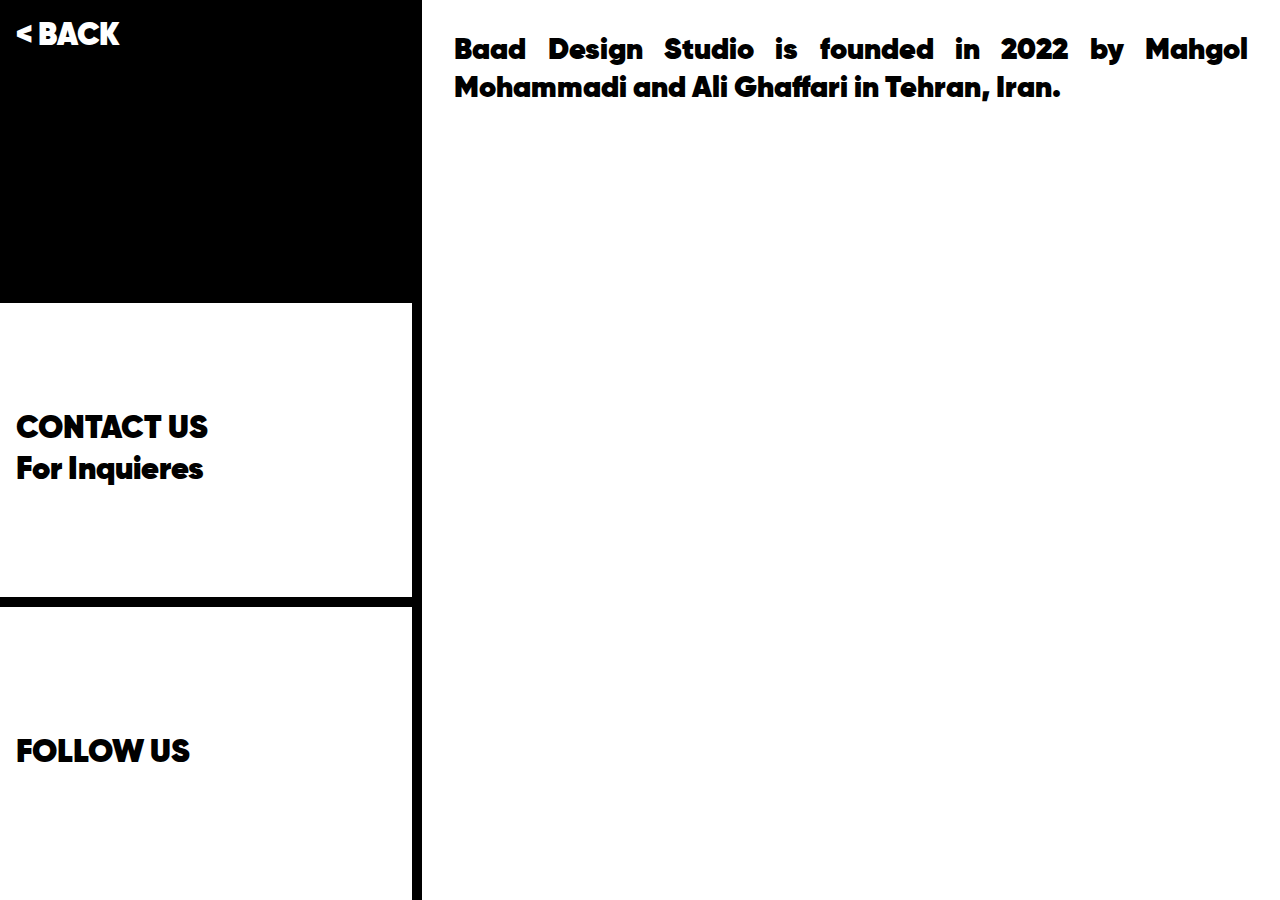
<file: about.html>
<!DOCTYPE html>
<html lang="en">
<head>
    <meta charset="UTF-8">
    <meta name="viewport" content="width=device-width, initial-scale=1.0">
    <title>About Us</title>
    <link rel="icon" href="favicon.svg" type="image/svg+xml">
    <link rel="stylesheet" href="assets/styles.css">
</head>
<body>
    <main>
        <div class="page-layout-wrapper">
    
            <!-- Sidebar -->
            <div class="sidebar">
                <!-- Logo -->
                <div class="logo-wrapper">
    
                </div>
    
                <!-- Menu -->
                <nav class="menu">
                    <div class="menu-item-back">
                        <a href="index.html"> < BACK </a>
                    </div>
                    <div class="menu-item">
                        <a href="contact.html">CONTACT US <br> For Inquieres</a>
                    </div>
                    <div class="menu-item">
                        <a href="follow.html">FOLLOW US</a>
                    </div>
                </nav>
            </div>
    
            <!-- About Us -->
            <div class="about-text-box">
Baad Design Studio is founded in 2022 by Mahgol Mohammadi
and Ali Ghaffari in Tehran, Iran.
            </div>

        </div>
    </main>
</body>
</html>
</file>
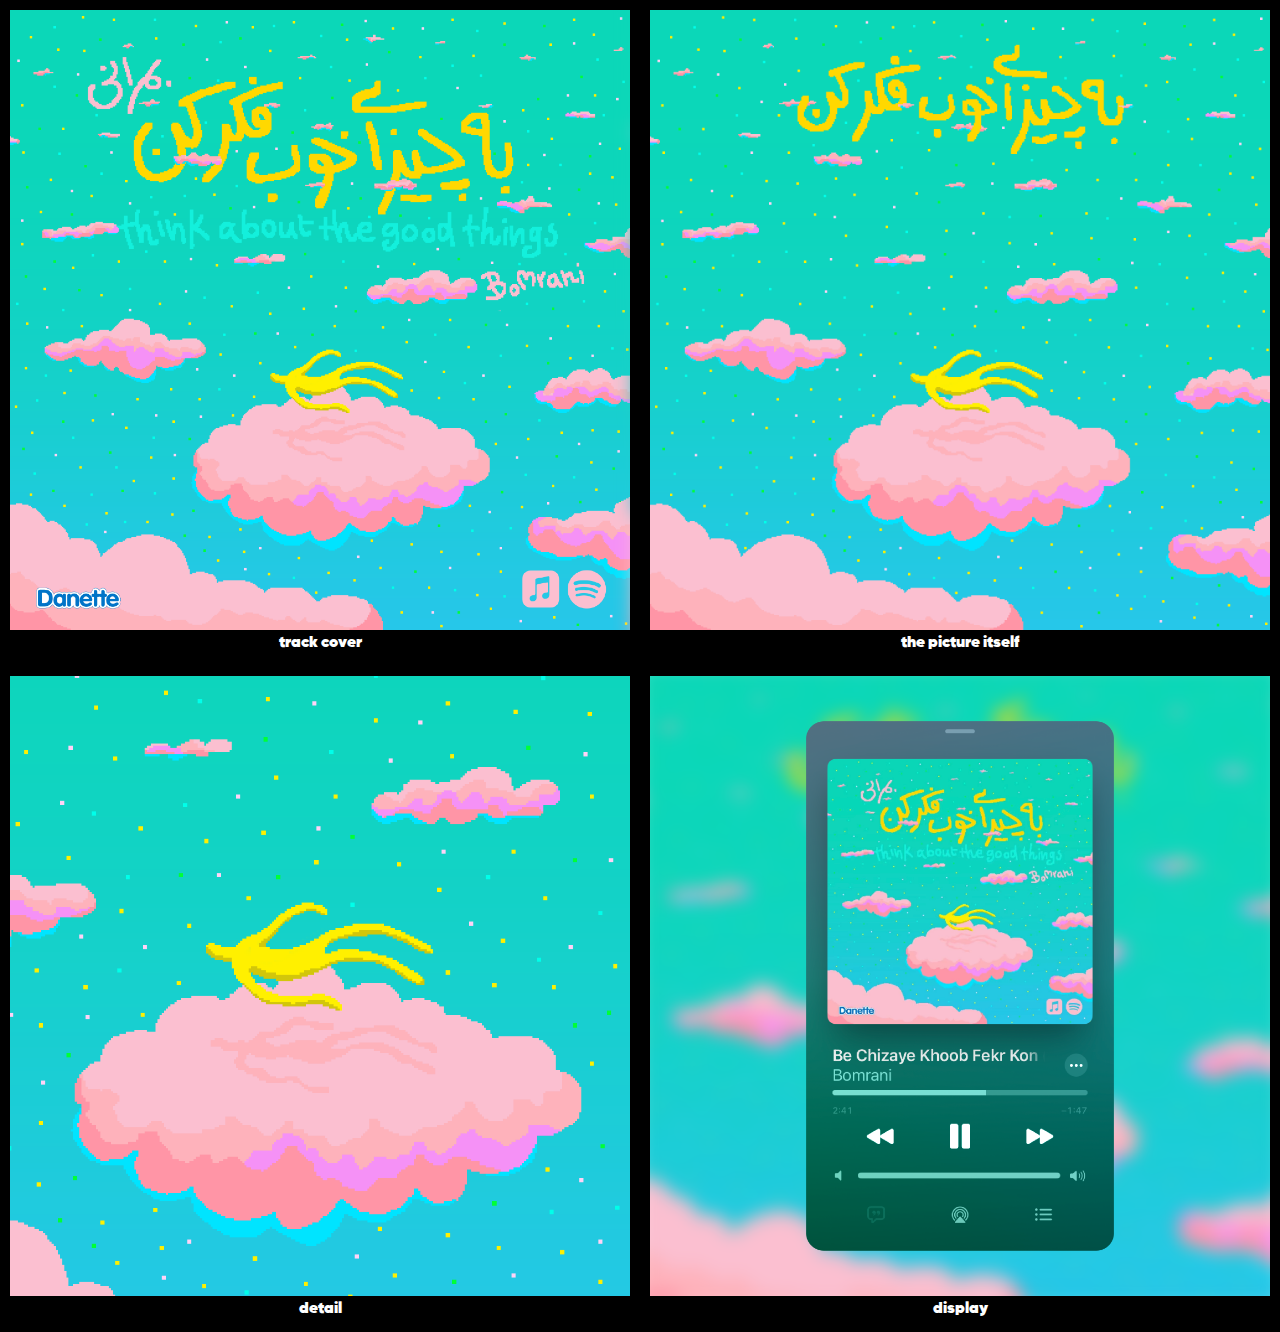
<file: bomrani.html>
<!DOCTYPE html>
<html lang="en">

<head>
    <meta charset="UTF-8">
    <meta name="viewport" content="width=device-width, initial-scale=1.0">
    <title>BAAD DESIGN STUDIO</title>
    <link rel="icon" href="favicon.svg" type="image/svg+xml">
    <link rel="stylesheet" href="assets/styles.css">
</head>

<body>
    <div class="masonry-gallery">
        <div class="masonry-item">
            <img src="Bomrani-01.png" alt="image 01">
            <div class="caption"> track cover</div>
        </div>

   
        <div class="masonry-item">
            <img src="Bomrani-03.png" alt="image 02">
            <div class="caption"> detail</div>
        </div>

        <div class="masonry-item">
            <img src="Track-Cover---Big.png" alt="image 04">
            <div class="caption"> the picture itself </div>
        </div>

        <div class="masonry-item">
            <img src="Bomrani-04.png" alt="image 03">
            <div class="caption"> display </div>
        </div>

    </div>
</file>
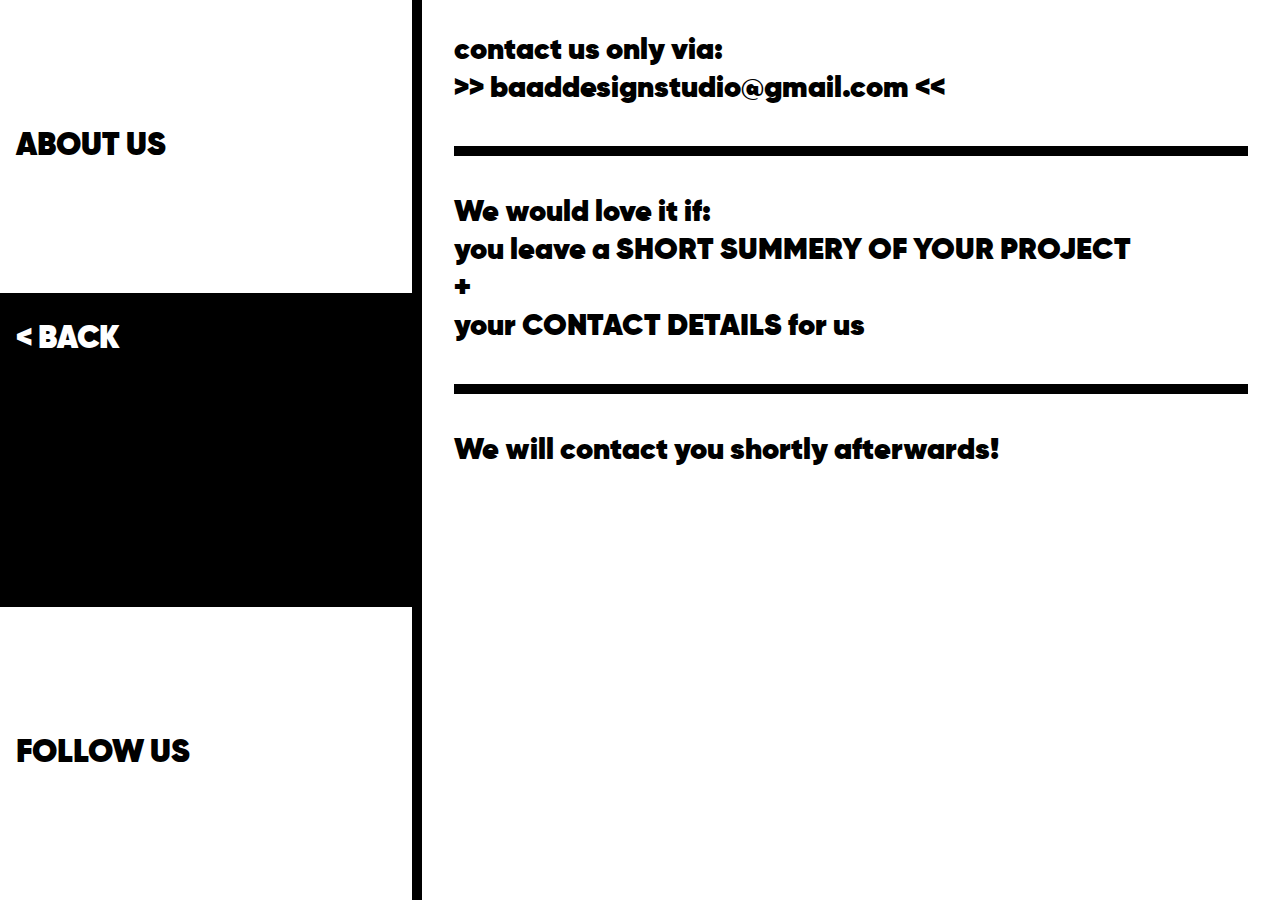
<file: contact.html>
<!DOCTYPE html>
<html lang="en">

<head>
    <meta charset="UTF-8">
    <meta name="viewport" content="width=device-width, initial-scale=1.0">
    <title>About Us</title>
    <link rel="icon" href="favicon.svg" type="image/svg+xml">
    <link rel="stylesheet" href="assets/styles.css">
</head>

<body>
    <main>
        <div class="page-layout-wrapper">

            <!-- Sidebar -->
            <div class="sidebar">
                <!-- Logo -->
                <div class="logo-wrapper">

                </div>

                <!-- Menu -->
                <nav class="menu">
                    <div class="menu-item">
                        <a href="about.html">
                            ABOUT US </a>
                    </div>
                    <div class="menu-item-back">
                        <a href="index.html"> < BACK </a>
                    </div>
                    <div class="menu-item">
                        <a href="follow.html">FOLLOW US</a>
                    </div>
                </nav>
            </div>

            <!-- Contact Us -->
            <div class="about-text-box">
                contact us only via: <br>
                >> baaddesignstudio@gmail.com << <br>
                <br>
                <hr>
                <br>
                We would love it if: <br> you leave a 
                SHORT SUMMERY OF YOUR PROJECT <br>
                + <br>
                your CONTACT DETAILS for us  <br> <br>
                <hr>
                <br>
                We will contact you shortly afterwards! <br>
                <br>
            </div>

        </div>
    </main>
</body>

</html>
</file>
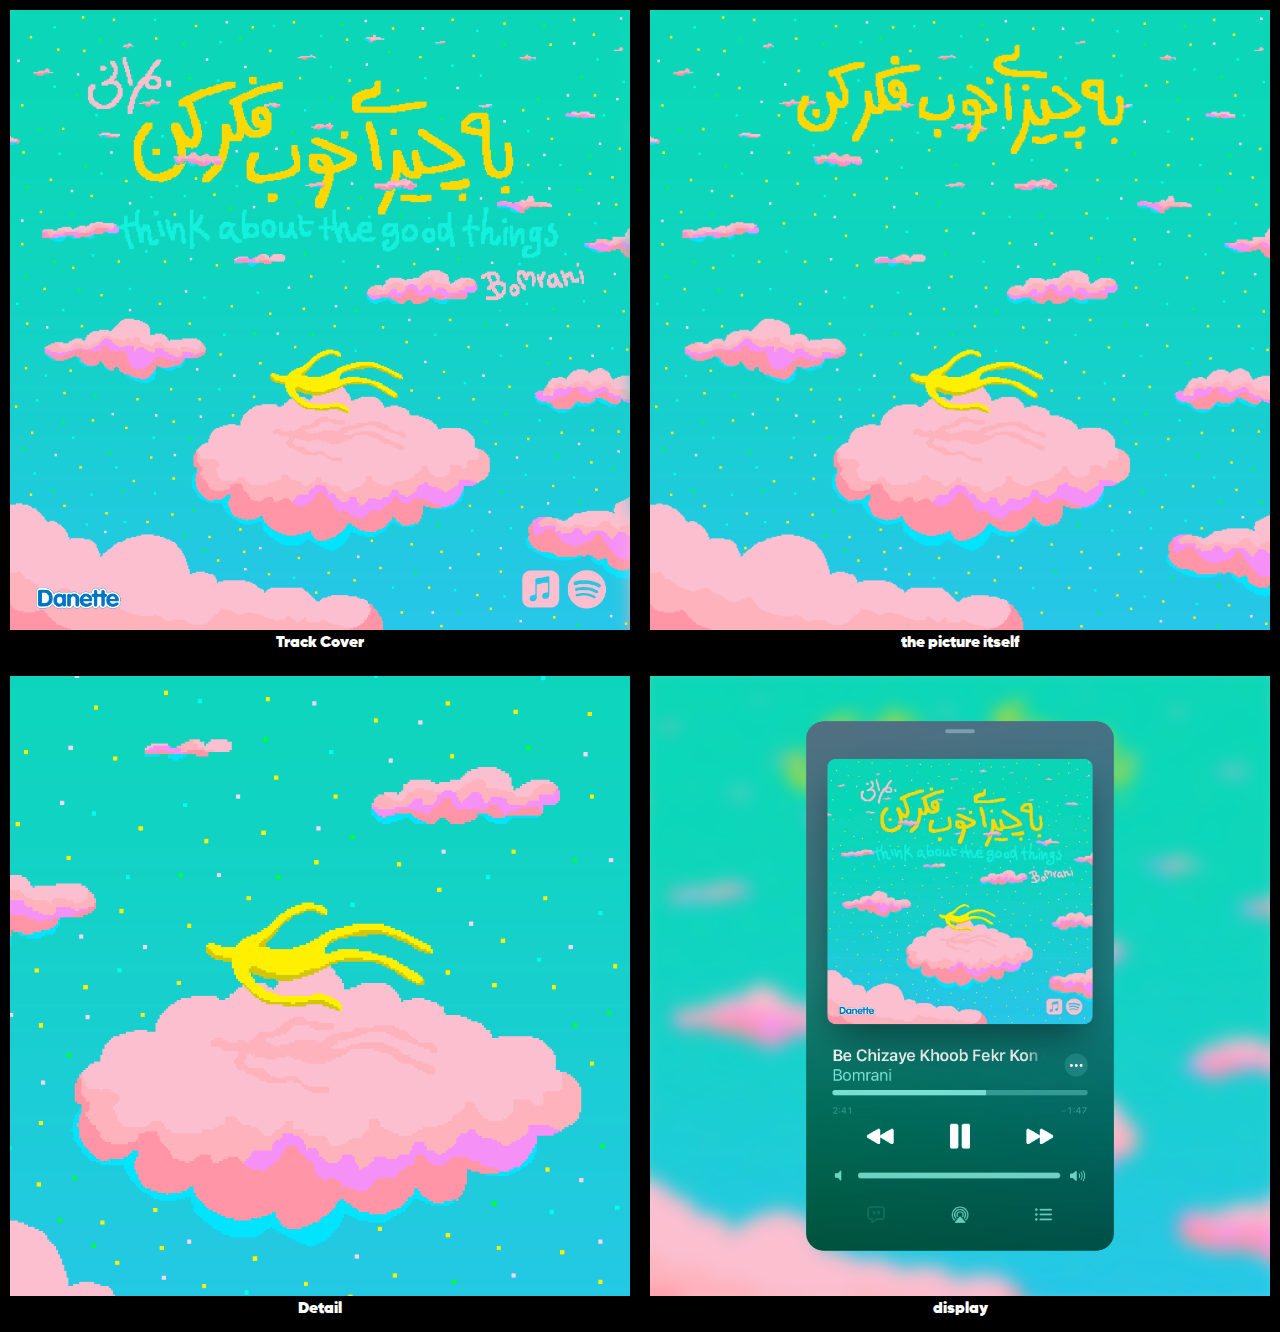
<file: sidokkan.html>
<!DOCTYPE html>
<html lang="en">

<head>
    <meta charset="UTF-8">
    <meta name="viewport" content="width=device-width, initial-scale=1.0">
    <title>BAAD DESIGN STUDIO</title>
    <link rel="icon" href="favicon.svg" type="image/svg+xml">
    <link rel="stylesheet" href="assets/styles.css">
</head>

<body>
    <div class="masonry-gallery">
        <div class="masonry-item">
            <img src="Bomrani-01.png" alt="image 01">
            <div class="caption"> Track Cover</div>
        </div>


        <div class="masonry-item">
            <img src="Bomrani-03.png" alt="image 02">
            <div class="caption"> Detail</div>
        </div>

        <div class="masonry-item">
            <img src="Track-Cover---Big.png" alt="image 04">
            <div class="caption"> the picture itself </div>
        </div>

        <div class="masonry-item">
            <img src="Bomrani-04.png" alt="image 03">
            <div class="caption"> display </div>
        </div>

    </div>
</file>
<file: assets/styles.css>
/* Resets */
body {
  margin: 0;
  padding: 0;
  font-family: gilroy;
}

.masonry-gallery {
  column-count: 2;
  column-gap: 0px;
}

.masonry-item {
  margin-bottom: 0px;
  overflow: hidden;
  border: var(--border-width) solid #000;
}

.masonry-item img {
  width: 100%;
  max-height: 100%;
  object-fit: cover;
  display: block;
}

.caption {
  padding: 3px;
  text-align: center;
  background-color: rgba(0, 0, 0, 100);
  color: white;
  font-size: 16px;
  position: relative;
}

a {
  text-decoration: none;
  color: inherit;
}
* {
  box-sizing: border-box;
}

@font-face {
  font-family: gilroy;
  src: url(Gilroy-Heavy.ttf) format(truetype);
}

/* Variables */
:root {
  --border-width: 10px;
}

/* Background color utility classes */
.bg-color-bomrani {
  background-color: #00ffd9;
}
.bg-color-ava {
  background-color: #ff5100;
}
.bg-color-green {
  background-color: rgb(255, 78, 214);
}
.bg-color-blue {
  background-color: blue;
}
.bg-color-red {
  background-color: rgb(130, 121, 255);
}
.bg-color-yellow {
  background-color: rgb(210, 0, 0);
}
.bg-color-purple {
  background-color: rgb(255, 255, 255);
}
.bg-color-omega {
  background-color: rgb(0, 213, 255);
}
.bg-color-orange {
  background-color: rgb(255, 210, 247);
}
.bg-color-pink {
  background-color: rgb(55, 255, 0);
}
.bg-color-cyan {
  background-color: rgb(0, 255, 247);
}
.bg-color-brown {
  background-color: rgb(98, 0, 72);
}

/* Page layout styles */
.page-layout-wrapper {
  display: flex;
  width: 100vw;
  margin: 0;
}

/* Sidebar styles */
.sidebar {
  width: 33vw;
  height: 100vh;
  background-color: white;
  padding: 0;
  margin: 0;
  display: flex;
  flex-direction: column;
}

@media screen and (max-width: 1000px) {
  .sidebar {
    width: 50vw;
  }
}

/* Logo */
.logo-wrapper {
  background-color: black;

  width: 100%;
  padding-top: 0%;
  position: relative;
  display: flex;
  justify-content: center;
  align-items: center;

  border-right: var(--border-width) solid #000;
  overflow: hidden;
}

.logo-wrapper image {
  max-width: 100%;
  max-height: 100%;
  object-fit: contain;
}

/* Menu */
.menu {
  width: 100%;
  flex-grow: 1;

  display: flex;
  flex-direction: column;
  border-right: var(--border-width) solid #000;
  background-color: #fff;
}
.menu-item {
  display: flex;
  flex: 1;
  padding: 1rem;
  border-bottom: var(--border-width) solid #000;
  align-items: center;
  font-size: 2rem;
}
.menu-item:last-child {
  border-bottom: none;
}

/* Link list */
.link-list {
  width: 67vw;
  height: 100vh;
  
  display: flex;
  flex-direction: column;
}

@media screen and (max-width: 1000px) {
  .link-list {
    width: 50vw;
  }
}

.link-list-item {
  display: flex;
  flex: 1;
  padding: 1rem;
  align-items: center;
  border-bottom: var(--border-width) solid #000;

  font-size: 2rem;

  transition: flex-grow 0.1s;
}
.link-list-item:last-child {
  border-bottom: none;
}
.link-list-item:hover {
  flex-grow: 2;
}

/* About Page */
.about-text-box {
width: 67vw;
height: 100vh;
display: flex;
flex-direction: column;

  display: block;
    flex: 1;
    padding: 2rem;

  text-align: justify;
  font-size: 30px;
}

.menu-item-back {
  display: block;
  flex: 1;
  padding: 1rem;
  color: white;
  background-color: black;
  border-bottom: var(--border-width) solid #000;

  font-size: 2rem;
}

hr {
  width: 100%;
  /* Full width */
  height: 10px;
  /* Line thickness */
  background-color: black;
  /* Line color */
  border: none;
  /* Remove default border */
  margin: 0px;
  /* Add space above and below */
}
</file>
